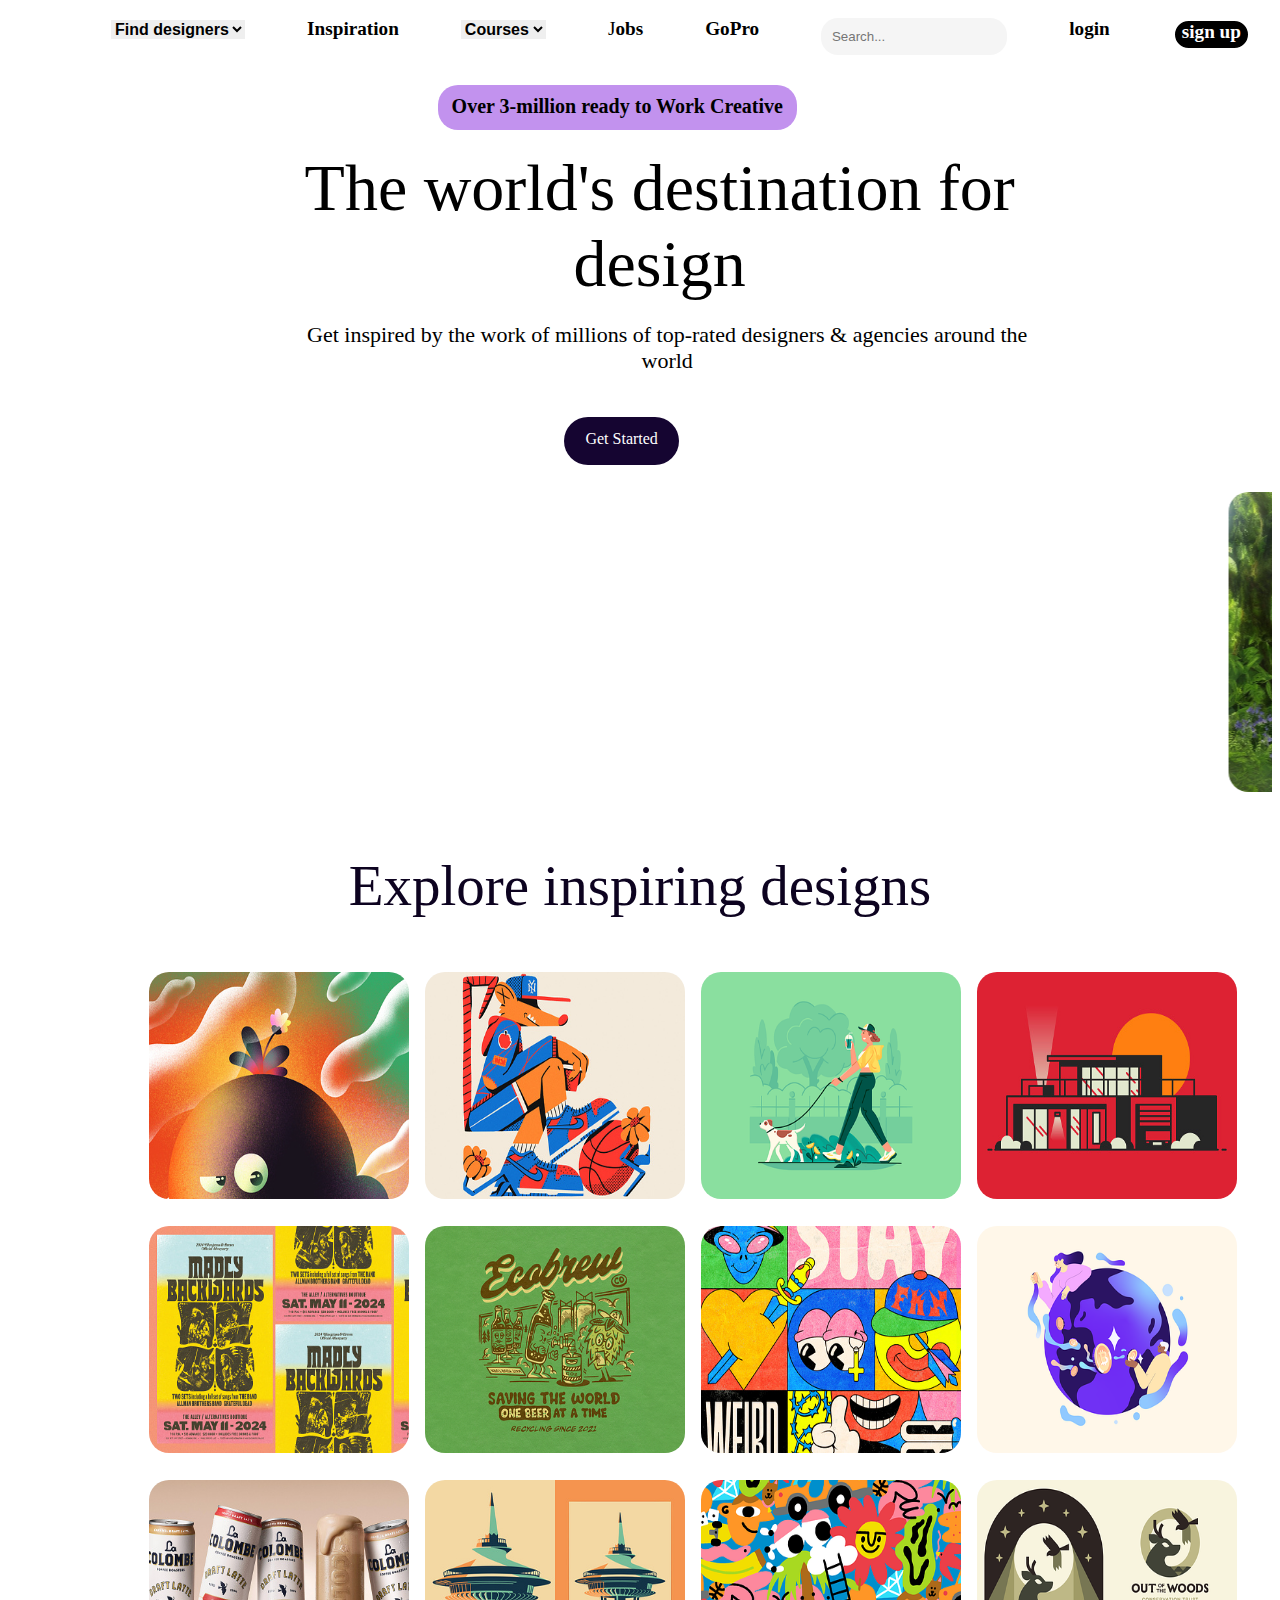
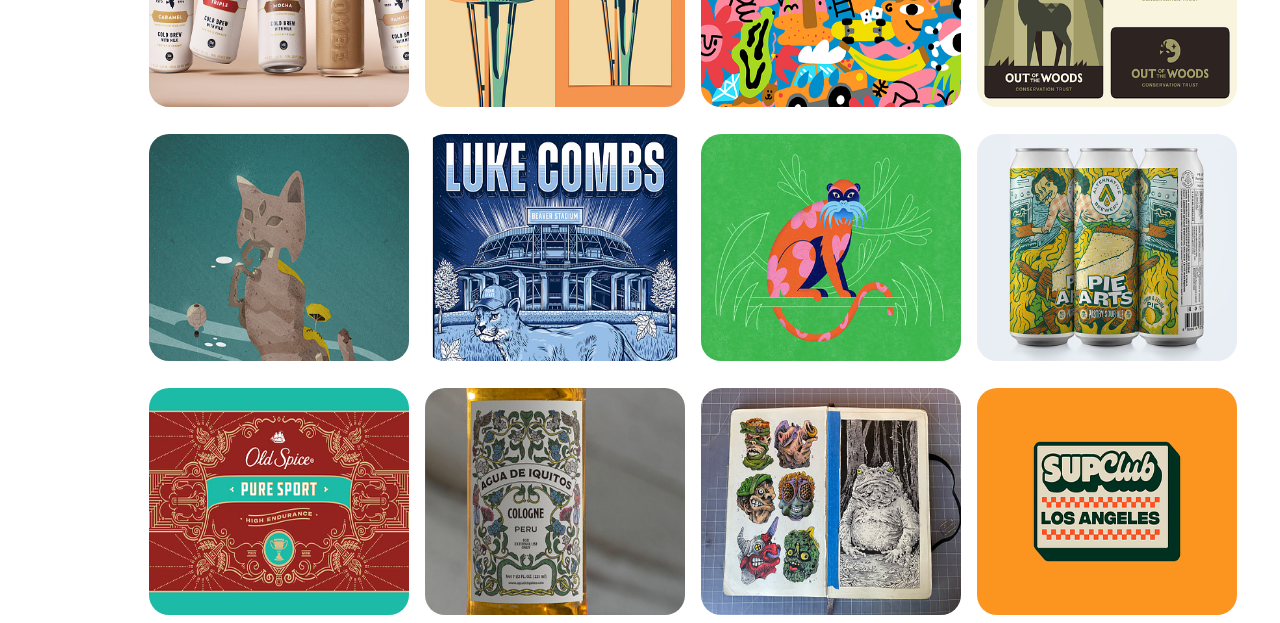
<file: index.html>
<!DOCTYPE html>
<html lang="en">
<head>
    <meta charset="UTF-8">
    <meta name="viewport" content="width=device-width, initial-scale=1.0">
    <title>Dribble- Clone</title>
    <link rel="stylesheet" href="./Dribble.css">
    <link rel="stylesheet" href="https://cdnjs.cloudflare.com/ajax/libs/font-awesome/6.5.2/css/all.min.css" integrity="sha512-SnH5WK+bZxgPHs44uWIX+LLJAJ9/2PkPKZ5QiAj6Ta86w+fsb2TkcmfRyVX3pBnMFcV7oQPJkl9QevSCWr3W6A==" crossorigin="anonymous" referrerpolicy="no-referrer" />
</head>
<body>
    <div class="nav">
        <div class="p">
            <div class="ch ch1"><i class="fa-solid fa-basketball fa-2x"></i></div>
            <div class="ch ch2"><select class="FindD"><option value=""><b>Find designers</b></option></select></div>
            <div class="ch ch3"><b>Inspiration</b></div>
            <div class="ch ch4"><select name="" id="Courses"><option value=""><b>Courses</b></option></select></div>
            <div class="ch ch5">J<b>obs</b></div>
            <div class="ch ch6"><b>GoPro</b></div>
            <div class="ch ch7"><input class="custom-search" type="text" placeholder=" Search..."></div>
            <div class="ch ch8"><b>login</b></div>
            <div class="ch ch9"><b>sign up</b></div>
        </div>
        
        
    </div>

    <div class="Blck">Over 3-million ready to Work Creative</div>

    <div class="BLck2">The world's destination for design</div>

    <div class="blck3">Get inspired by the work of millions of top-rated designers & agencies around the world</div>

    <div class="Button">Get Started</div>

    <marquee behavior="" direction=""><div class="row"><div class="col col1"><img src="./ImgForDribble/32a8b1886c3bb0a4ad02759e1928.webp" alt=""></div>
    <div class="col col2"><img src="./ImgForDribble/3304272a5843f547b496139d5278.webp" alt=""></div>
    <div class="col col3"><img src="./ImgForDribble/41f64313ef13ec75f7903ac9a63a.webp" alt=""></div>
    <div class="col col4"><img src="./ImgForDribble/47d9d0f22620ecbdff177771d6b9.webp" alt=""></div>
    <div class="col col5"><img src="./ImgForDribble/50bab8b36a69f6b847fcba240e92.webp" alt=""></div>
    <div class="col col6"><img src="./ImgForDribble/71ff6df963ea8c1b5bfbab943110.webp" alt=""></div>
    <div class="col col7"><img src="./ImgForDribble/741548dfa6d27ebcba051e571a23.webp" alt=""></div>
    <div class="col col8"><img src="./ImgForDribble/787d6c20bea7eb3981e2fa8ef735.webp" alt=""></div>
    <div class="col col9"><img src="./ImgForDribble/9d958e0acbb97b55bc87a6d62132.webp" alt=""></div>
    <div class="col col10"><img src="./ImgForDribble/aa345b1e4f8cf218a04c7aae2c83.webp" alt=""></div>
    <div class="col col11"><img src="./ImgForDribble/ab479499dcc5bf90740e41a27de6.webp" alt=""></div>
    <div class="col col12"><img src="./ImgForDribble/af960c90d13d3e46a92d99fedaba.webp" alt=""></div>
    <div class="col col13"><img src="./ImgForDribble/c9965d5f16f723f917ea4db33329.webp" alt=""></div>
    <div class="col col14"></div><img src="./ImgForDribble/e5b72be0d782079d09667bd0506e.webp" alt=""></div></marquee>

    <div class="blck4">Explore inspiring designs</div>


    <div class="container">
        <div class="comp comp1"><img src="./ImgComponents/original-087ebd43dc28b6e9ba5a929ef3dc5db6.jpg" alt=""></div>
        <div class="comp comp2"><img src="./ImgComponents/original-0ec2f078aa4a12a93c170dd7d2883941.jpg" alt=""></div>
        <div class="comp comp3"><img src="./ImgComponents/original-1079d3995755443bf5439fe55b3d83b0.png" alt=""></div>
        <div class="comp comp4"><img src="./ImgComponents/original-1672a22f2cc3261bb832f77fb60cfcc9.jpg" alt=""></div>
        <div class="comp comp5"><img src="./ImgComponents/original-1b41d0f34eddf1cc87e4df0d38b1d980.jpg" alt=""></div>
        <div class="comp comp6"><img src="./ImgComponents/original-409c7a30059afbad8a729f7f1471049e.png" alt=""></div>
        <div class="comp comp7"><img src="./ImgComponents/original-4647fcadb680f9c34c4d7515c87c85af.jpg" alt=""></div>
        <div class="comp comp8"><img src="./ImgComponents/original-545af24e227e67dd81e41153613eebf9.png" alt=""></div>
        <div class="comp comp9"><img src="./ImgComponents/original-545a2a0eadbec0385c7915c4b5895bf8.jpg" alt=""></div>
        <div class="comp comp10"><img src="./ImgComponents/original-5f792a3da24f0ba86ec49d0cb0cb35ae.jpg" alt=""></div>
        <div class="comp comp11"><img src="./ImgComponents/original-667734548273c94c61486dc4a0b91903.png" alt=""></div>
        <div class="comp comp12"><img src="./ImgComponents/original-6ba466c98db5e8479f5b06ed1d872c1c.png" alt=""></div>
        <div class="comp comp13"><img src="./ImgComponents/original-75bb91e7abdbaa97395eead3e5321de2.png" alt=""></div>
        <div class="comp comp14"><img src="./ImgComponents/original-8aa05c68c27879217e3e1104409bea2f.jpg" alt=""></div>
        <div class="comp comp15"><img src="./ImgComponents/original-a000dd988fc05e069d457736b29bd33d.jpg" alt=""></div>
        <div class="comp comp16"><img src="./ImgComponents/original-a2702381188ec3d2d0cbb99fec80205d.jpg" alt=""></div>
        <div class="comp comp17"><img src="./ImgComponents/original-a2824694e168a6a3793de80353de4cb4.jpg" alt=""></div>
        <div class="comp comp18"><img src="./ImgComponents/original-d2dd45f0324eb7444966aca1fedbf995.jpg" alt=""></div>
        <div class="comp comp19"><img src="./ImgComponents/original-dd94dee6e120a54ad9fa76734850076e.jpg" alt=""></div>
        <div class="comp comp20"><img src="./ImgComponents/still-1501a9ca80ac851d3fc2b84191d4e3d1.png" alt=""></div>
        
    </div>
</body>
</html>
</file>
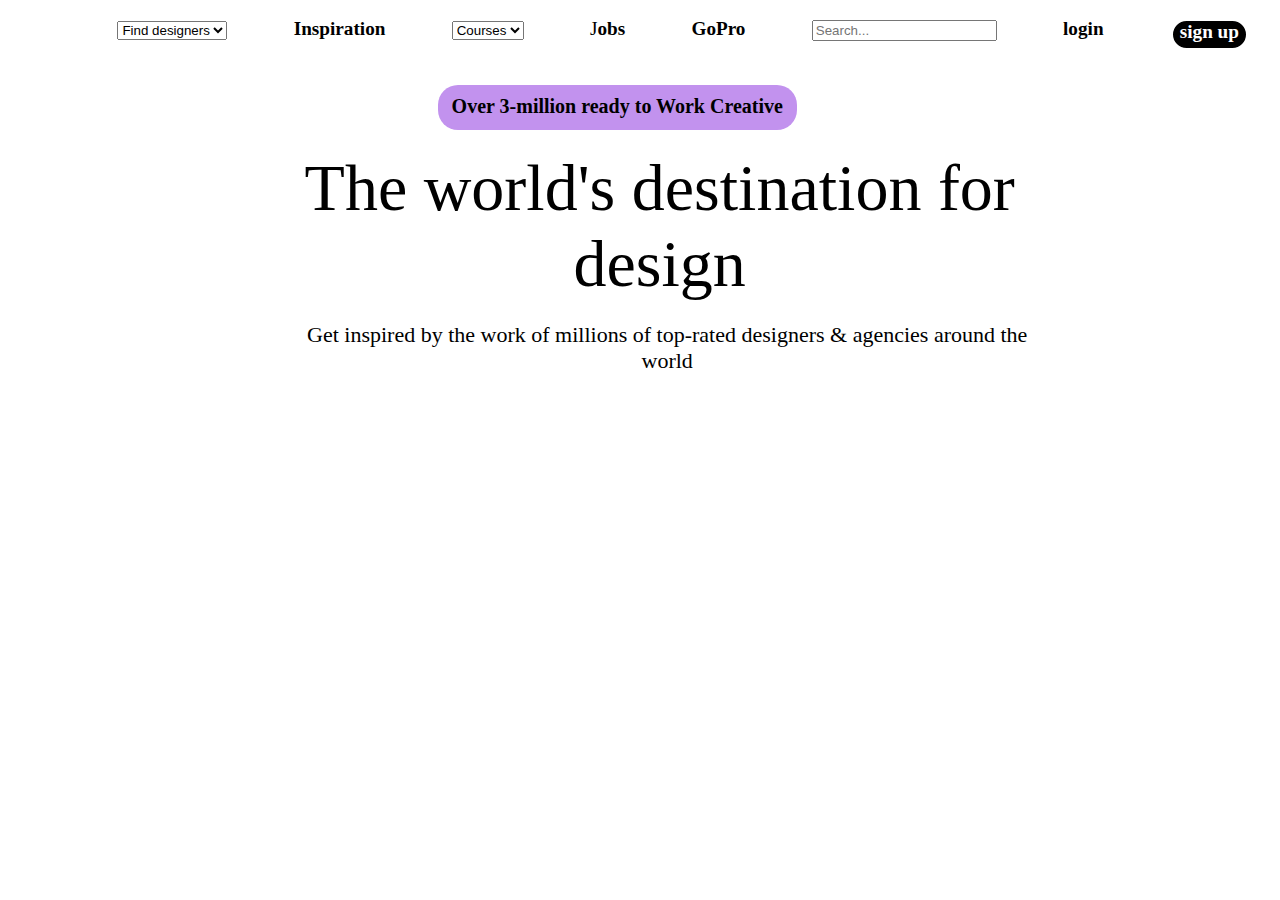
<file: Dribble.html>
<!DOCTYPE html>
<html lang="en">
<head>
    <meta charset="UTF-8">
    <meta name="viewport" content="width=device-width, initial-scale=1.0">
    <title>Document</title>
    <link rel="stylesheet" href="./Dribble.css">
    <link rel="stylesheet" href="https://cdnjs.cloudflare.com/ajax/libs/font-awesome/6.5.2/css/all.min.css" integrity="sha512-SnH5WK+bZxgPHs44uWIX+LLJAJ9/2PkPKZ5QiAj6Ta86w+fsb2TkcmfRyVX3pBnMFcV7oQPJkl9QevSCWr3W6A==" crossorigin="anonymous" referrerpolicy="no-referrer" />
</head>
<body>
    <div class="nav">
        <div class="p">
            <div class="ch ch1"><i class="fa-solid fa-basketball fa-2x"></i></div>
            <div class="ch ch2"><select ><option value=""><b>Find designers</b></option></select></div>
            <div class="ch ch3"><b>Inspiration</b></div>
            <div class="ch ch4"><select name="" id=""><option value=""><b>Courses</b></option></select></div>
            <div class="ch ch5">J<b>obs</b></div>
            <div class="ch ch6"><b>GoPro</b></div>
            <div class="ch ch7"><input type="text" placeholder="Search..."></div>
            <div class="ch ch8"><b>login</b></div>
            <div class="ch ch9"><b>sign up</b></div>
        </div>
        
        
    </div>

    <div class="Blck">Over 3-million ready to Work Creative</div>

    <div class="BLck2">The world's destination for design</div>

    <div class="blck3">Get inspired by the work of millions of top-rated designers & agencies around the world</div>

    <marquee behavior="" direction=""><div class="row"></div></marquee>

    
</body>
</html>
</file>
<file: Dribble.css>
.p{
    padding-top: 10px;
    margin-left: 10px;
    margin-right: 10px;
    width: 100%;
    height: 67px;
    display: flex;
    justify-content: space-around;
    font-size: larger;
    
    
   
}
.FindD{
    border: none;
    font-weight: 600;
    font-size: medium;
    
}
#Courses{
    border: none;
    font-weight: 600;
    font-size: medium;
}
.custom-search{
    border: whitesmoke;
    border-radius: 17px;
    height: 35px;
    background-color: whitesmoke;
    padding-left: 7px;
    margin-bottom:10px ;
    
}



.ch8{
    
    border: none;
}
.ch9{
    background-color: black;
    color: white;
    border: solid;
    border-radius: 17px;
    height: 27px;
    width: 73px;
    text-align: center;
}

.Blck{
    flex-wrap: wrap;
    width: 359px;
    height: 35px;
    padding-top: 10px;
    text-align: center;
    border-radius: 20px;
    font-weight: bolder;
    font-size: 20px;
    background-color: rgb(194, 146, 238);
    margin-left: 34%;
    margin-right: 33%;
    
}
.Blck:hover{
    opacity: .9;
}
.BLck2{
    font-size: 66px;
    text-wrap: wrap;
    margin-left: 23%;
    margin-right: 30%;
    margin-top: 20px;
    text-align: center;
    width: 722px;
}
.blck3{
    flex-wrap: wrap;
    font-size: 22px;
    text-align: center;
    width: 737px;
    margin-left: 23%;
    margin-right: 20%;
    margin-top: 20px;
}
.blck4{
    margin-top: 57px;
    margin-bottom: 27px;
    font-size: 57px;
    text-align: center;
    color: rgb(13, 3, 32);
}

.row{
    margin-top: 27px;
    height: 300px;
    display: flex;
    width: 100%;
}
.col{
    height: 100%;
    width: 100%;
    justify-content: space-between;
    margin-left: 13px;

           
}
img{
    height: 100%;
    width: 260px;
    background-size: cover;
    background-repeat: no-repeat;
    border-radius: 20px;
}
.col1{
    
    background-size: cover;
    background-repeat: no-repeat;
    
}
.col2{
    background-size: cover;
    background-repeat: no-repeat;
    
}
.col3{
    
    background-size: cover;
    background-repeat: no-repeat;
    
}
.col4{
    background-size: cover;
    background-repeat: no-repeat;
    
}
.col5{
    
    background-size: cover;
    background-repeat: no-repeat;

}
.col6{
    background-size: cover;
    background-repeat: no-repeat;
}
.col7{
    background-size: cover;
    background-repeat: no-repeat;
}
.col8{
    background-size: cover;
    background-repeat: no-repeat;
}
.col9{
    background-size: cover;
    background-repeat: no-repeat;
}
.col10{
    background-size: cover;
    background-repeat: no-repeat;
}
.col11{
    background-size: cover;
    background-repeat: no-repeat;
}
.col12{
    background-size: cover;
    background-repeat: no-repeat;
}
.col13{
    background-size: cover;
    background-repeat: no-repeat;
}
.col14{
    background-size: cover;
    background-repeat: no-repeat;
}

.Button{
    margin-top: 43px;
    margin-left: 44%;
    color: white;
    padding-top: 13px;
    align-items: center;
    height: 35px;
    width: 115px;
    text-align: center;
    background-color: rgb(21, 5, 49);
    border-radius: 27px;
}
.container{
    display: flex;
    
    flex-wrap: wrap;
    margin-inline-start: 133px;
    
    
}
.comp{
    width: 23%;
    height: 227px;
    margin-inline:8px ;
    margin-top: 27px;
    align-items: center;
}
</file>
